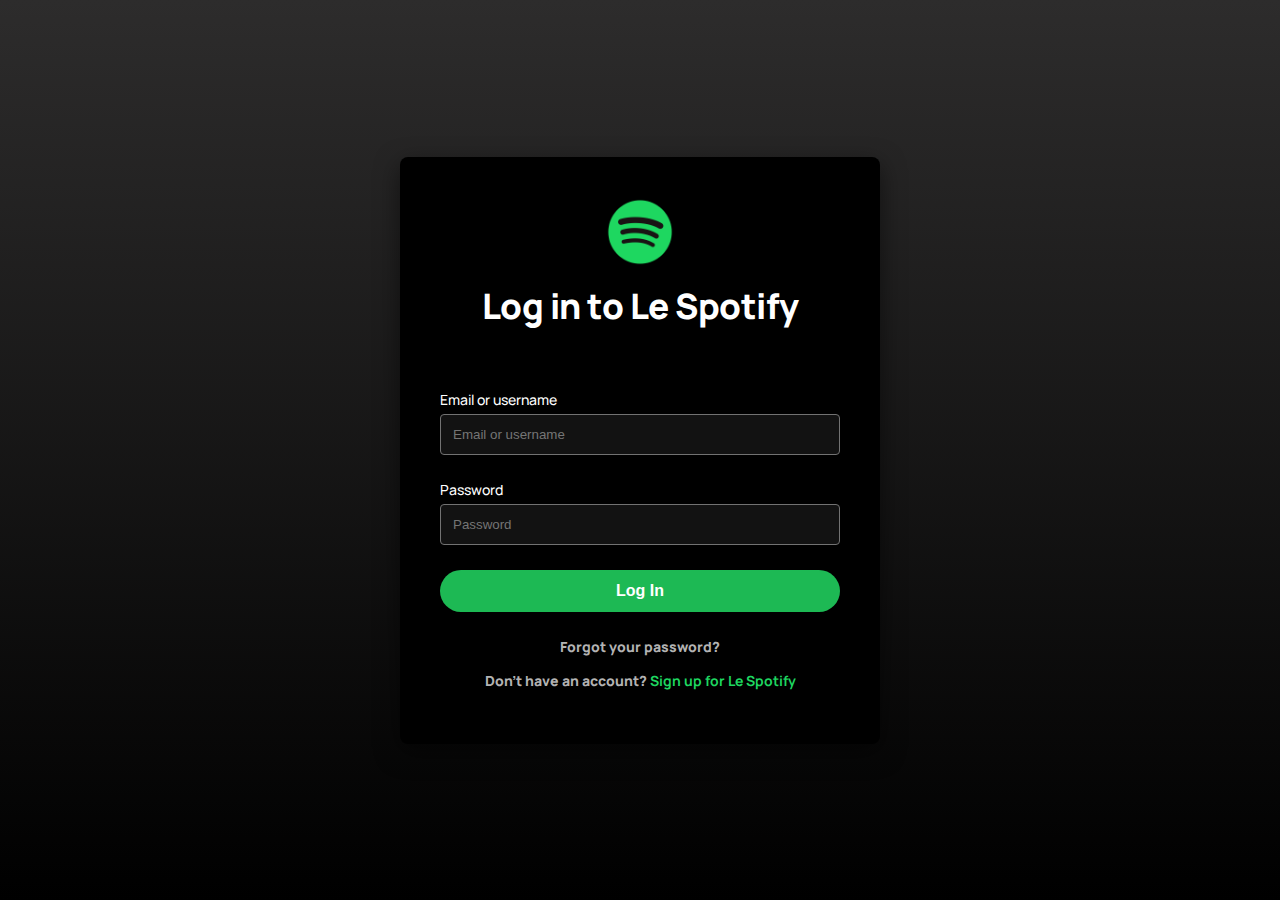
<file: login.html>
<!DOCTYPE html>
<html lang="en">
<head>
    <meta charset="UTF-8">
    <meta name="viewport" content="width=device-width, initial-scale=1.0">
    <title>Login - Le Spotify</title>
    <link rel="icon" type="spotify-logo" href="logo.png">
    <link rel="stylesheet" href="loginStyle.css">
    <link href="https://fonts.googleapis.com/css2?family=Manrope:wght@400;600;800&display=swap" rel="stylesheet">



</head>
<body>
    <div class="total-container">
        <div class="box-container">
            <div class="logo-header">
                <img src="logo.png" alt="Spotify Logo" class="logo">
                <h2 id="loginHeader">Log in to Le Spotify</h2>
            </div>
            <div>
                <form action="index.html" method="post" class="login-form">
                    <label>Email or username</label>
                    <input type="text" name="username" placeholder="Email or username" required>
                    <label>Password</label>
                    <input type="password" name="password" placeholder="Password" required>
                    <button type="submit" class="login-button">Log In</button>
                </form>                
                <a href="index.html" class="forgot-password">Forgot your password?</a>
                <div class="create-account-section">
                    <p>Don't have an account? <a href="signup.html" class="create-account">Sign up for Le Spotify</a></p>
                </div>
            
            </div>
        </div>
    </div>    

</body>
</html>
</file>
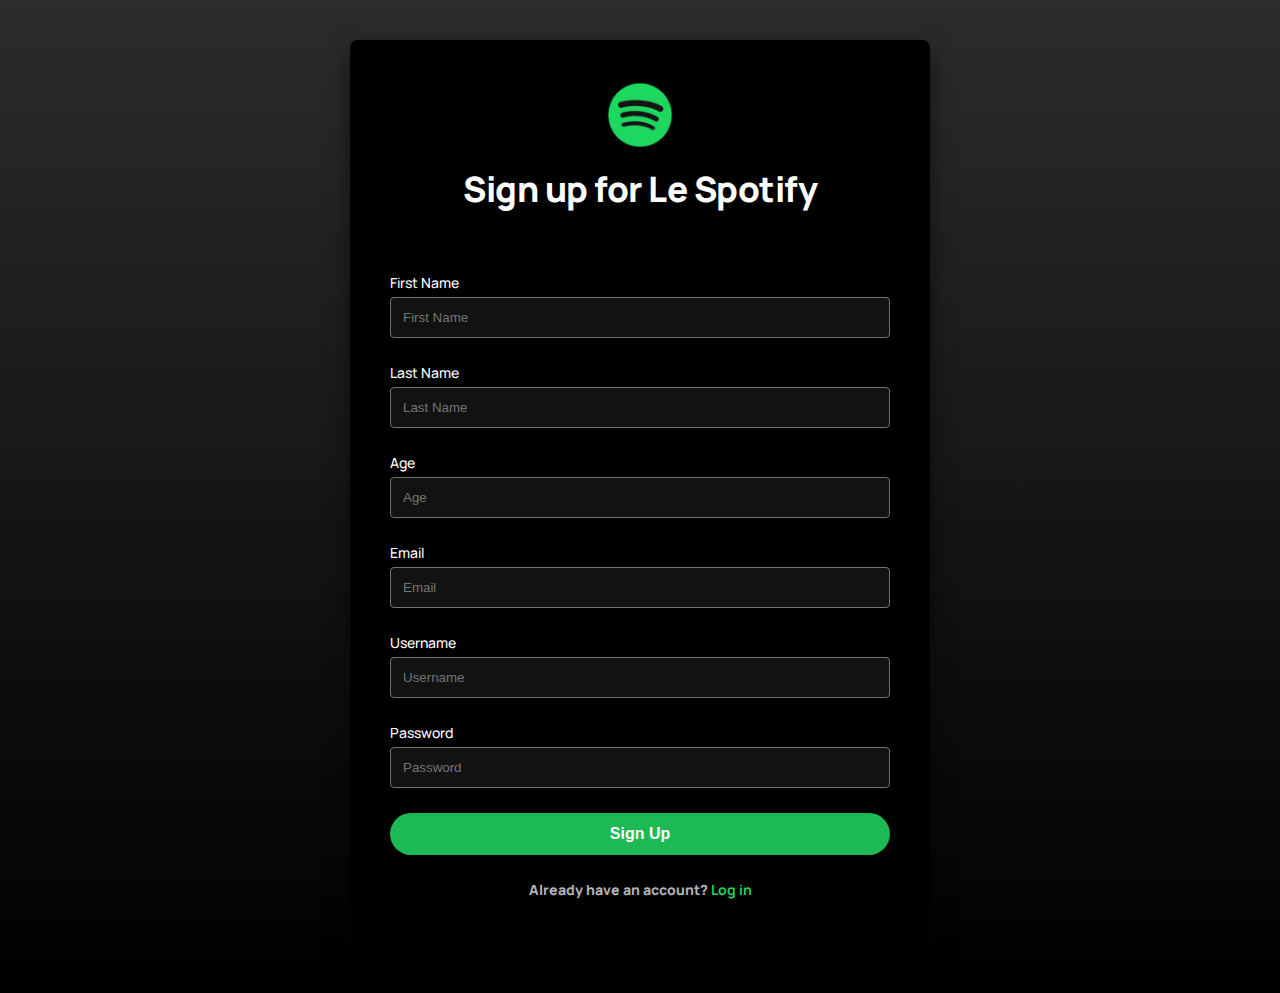
<file: signup.html>
<!DOCTYPE html>
<html lang="en">
<head>
    <meta charset="UTF-8">
    <meta name="viewport" content="width=device-width, initial-scale=1.0">
    <title>Sign up - Le Spotify</title>
    <link rel="icon" type="spotify-logo" href="logo.png">
    <link rel="stylesheet" href="signupStyle.css">
    <link href="https://fonts.googleapis.com/css2?family=Manrope:wght@400;600;800&display=swap" rel="stylesheet">
</head>
<body>
    <div class="total-container">
        <div class="box-container">
            <div class="logo-header">
                <img src="logo.png" alt="Spotify Logo" class="logo">
                <h2 id="signUpHeader">Sign up for Le Spotify</h2>
            </div>
            <form action="index.html" method="post" class="sign-up-form">
                
                <label for="name">First Name</label>
                <input type="text" id="name" name="name" placeholder="First Name" required>

                <label for="surname">Last Name</label>
                <input type="text" id="surname" name="surname" placeholder="Last Name" required>

                <label for="age">Age</label>
                <input type="number" id="age" name="age" placeholder="Age" min="13" required>


                <label for="email">Email</label>
                <input type="email" id="email" name="email" placeholder="Email" required>

                <label for="username">Username</label>
                <input type="text" id="username" name="username" placeholder="Username" required>

                <label for="password">Password</label>
                <input type="password" id="password" name="password" placeholder="Password" required>

                <button type="submit" class="sign-up-button">Sign Up</button>
            </form>
            <div class="login-link">
                <p>Already have an account? <a href="login.html" class="login-link-text">Log in</a></p>
            </div>
        </div>
    </div>
</body>
</html>
</file>
<file: loginStyle.css>
body {
    margin: 0;
    font-family: 'Manrope', 'Helvetica Neue', Helvetica, Arial, sans-serif;
    font-weight: 800;
    background: linear-gradient(to bottom, #2d2c2c 0%, #000000 100%);
    color: #FFFFFF;
    display: flex;
    align-items: center;
    justify-content: center;
    height: 100vh;
}

.total-container {
    width: 100%;
    max-width: 400px;
    padding: 40px;
    background-color: #000;
    border-radius: 8px;
    box-shadow: 0 8px 24px rgba(0, 0, 0, 0.5);
}

.logo-header {
    text-align: center;
    margin: 0;
}

.logo {
    width: 70px;
    margin-bottom: 10px;
}

#loginHeader {
    font-weight: 1000;
    font-size: 35px;
    letter-spacing: -0.5px;
    margin-top: 0;
    margin-bottom: 50px;
}

.login-form {
    display: flex;
    flex-direction: column;
}

.login-form label {
    margin: 10px 0 5px;
    font-size: 14px;
    font-weight: 500;
}

.login-form input {
    padding: 12px;
    border: none;
    border-radius: 4px;
    margin-bottom: 15px;
    background-color: #121212;
    color: #fff;
    border: 1px solid #727272;
}

.login-button {
    width: 100%;
    padding: 12px;
    background-color: #1db954;
    border: none;
    border-radius: 25px;
    color: #fff;
    font-size: 16px;
    font-weight: bold;
    cursor: pointer;
    margin: 10px 0;
    transition: background-color 0.3s ease;
}

.login-button:hover {
    background-color: #1ed760;
}

.forgot-password {
    display: block;
    text-align: center;
    margin-top: 15px;
    color: #b3b3b3;
    font-size: 14px;
    text-decoration: none;
}

.forgot-password:hover {
    text-decoration: underline;
}

.create-account-section {
    text-align: center;
    margin-top: 15px;
    font-size: 14px;
    color: #B3B3B3; 
}

.create-account {
    color: #1ed760; 
    font-weight: bold;
    text-decoration: none;
}

.create-account:hover {
    text-decoration: underline;
}
</file>
<file: signupStyle.css>
body {
    margin: 0;
    font-family: 'Manrope', 'Helvetica Neue', Helvetica, Arial, sans-serif;
    font-weight: 800;
    background: linear-gradient(to bottom, #2d2c2c 0%, #000000 100%);
    color: #FFFFFF;
    display: flex;
    align-items: center;
    justify-content: center;
    padding: 40px 20px;
}

.total-container {
    width: 100%;
    max-width: 500px;
    padding: 40px;
    background-color: #000;
    border-radius: 8px;
    box-shadow: 0 8px 24px rgba(0, 0, 0, 0.5);
}


.logo-header {
    text-align: center;
    margin: 0;
}

.logo {
    width: 70px;
    margin-bottom: 10px;
}

#signUpHeader {
    font-weight: 1000;
    font-size: 35px;
    letter-spacing: -0.5px;
    margin-top: 0;
    margin-bottom: 50px;
}



.sign-up-form {
    display: flex;
    flex-direction: column;
}

.sign-up-form label {
    margin: 10px 0 5px;
    font-size: 14px;
    font-weight: 500;
}

.sign-up-form input {
    padding: 12px;
    border: none;
    border-radius: 4px;
    margin-bottom: 15px;
    background-color: #121212;
    color: #fff;
    border: 1px solid #727272;
    width: 100%;
    box-sizing: border-box;
}

.sign-up-button {
    width: 100%;
    padding: 12px;
    background-color: #1db954;
    border: none;
    border-radius: 25px;
    color: #fff;
    font-size: 16px;
    font-weight: bold;
    cursor: pointer;
    margin: 10px 0;
    transition: background-color 0.3s ease;
}

.sign-up-button:hover {
    background-color: #1ed760;
}


.login-link {
    text-align: center;
    margin-top: 15px;
    font-size: 14px;
    color: #B3B3B3;
}

.login-link-text {
    color: #1ed760;
    font-weight: bold;
    text-decoration: none;
}

.login-link-text:hover {
    text-decoration: underline;
}
</file>
